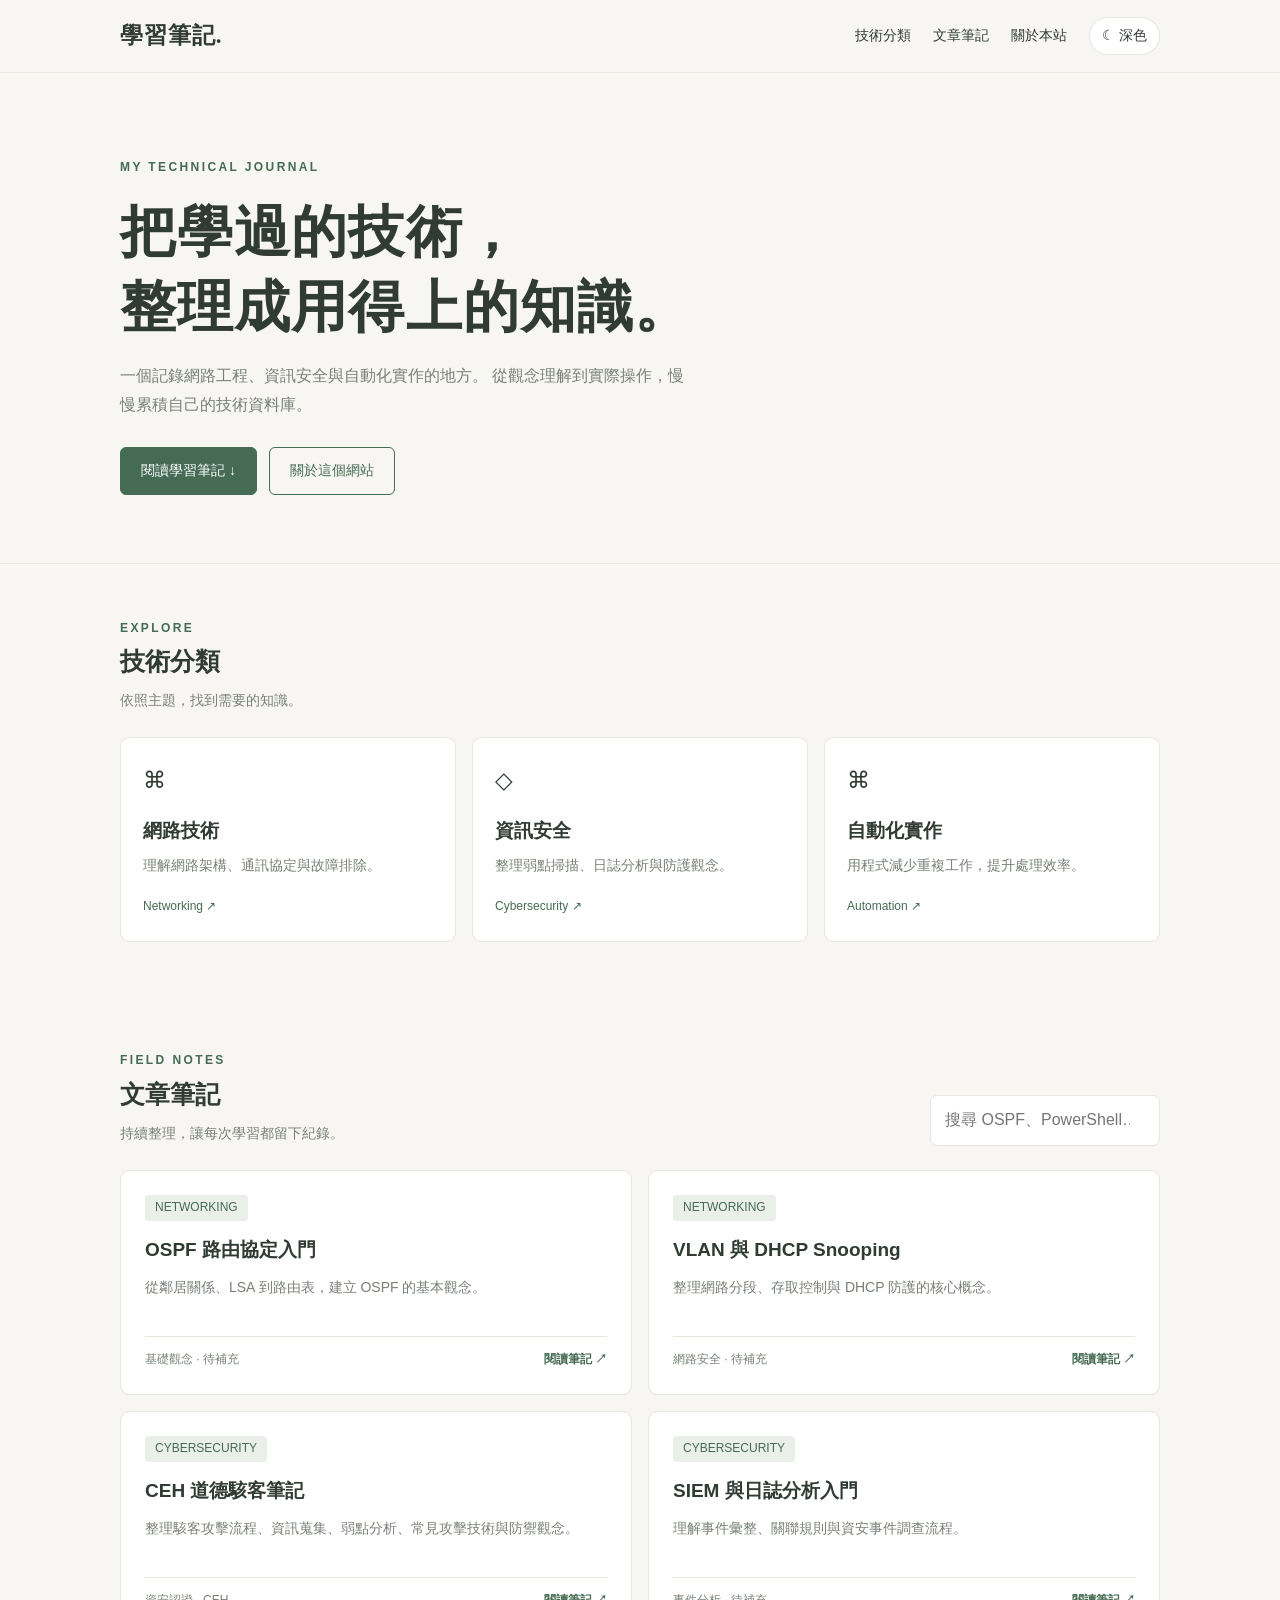
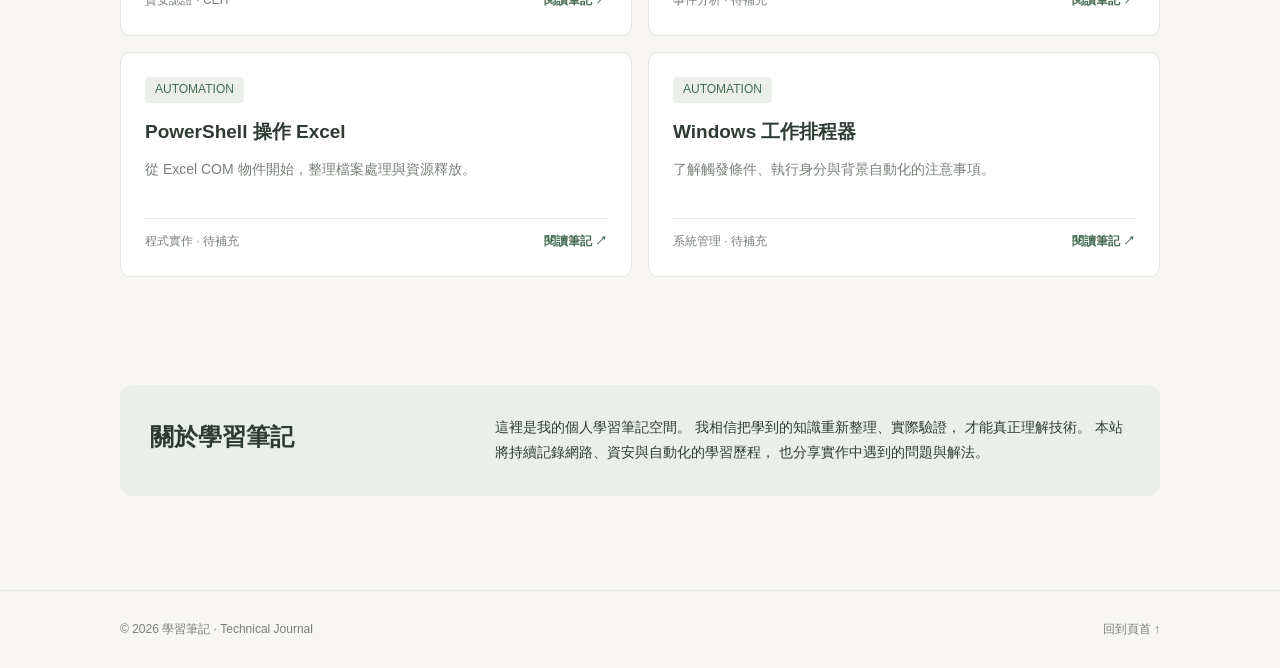
<file: index.html>
<!DOCTYPE html>
<html lang="zh-Hant">
<head>
  <meta charset="UTF-8">
  <meta name="viewport" content="width=device-width, initial-scale=1">
  <meta name="theme-color" content="#f7f6f2">
  <meta name="description" content="整理網路工程、資訊安全與自動化技術的學習筆記。">

  <title>學習筆記 | Technical Journal</title>

  <!-- 載入外部 CSS -->
  <link rel="stylesheet" href="style.css">
</head>

<body>
  <header class="topbar">
    <div class="wrap nav">
      <a class="brand" href="#home">學習筆記.</a>

      <nav class="navlinks" aria-label="主要導覽">
        <a href="#categories">技術分類</a>
        <a href="#articles">文章筆記</a>
        <a href="#about">關於本站</a>
        <button class="theme-btn" id="themeToggle"
          type="button" aria-pressed="false">☾ 深色</button>
      </nav>
    </div>
  </header>

  <main>
    <section class="hero" id="home">
      <div class="wrap">
        <div class="eyebrow">MY TECHNICAL JOURNAL</div>
        <h1>把學過的技術，<br>整理成用得上的知識。</h1>
        <p class="hero-desc">
          一個記錄網路工程、資訊安全與自動化實作的地方。
          從觀念理解到實際操作，慢慢累積自己的技術資料庫。
        </p>
        <div class="hero-actions">
          <a class="btn btn-primary" href="#articles">閱讀學習筆記 ↓</a>
          <a class="btn btn-secondary" href="#about">關於這個網站</a>
        </div>
      </div>
    </section>

    <section class="section" id="categories">
      <div class="wrap">
        <div class="section-head">
          <div>
            <div class="eyebrow">EXPLORE</div>
            <h2>技術分類</h2>
            <p>依照主題，找到需要的知識。</p>
          </div>
        </div>

        <div class="categories">
          <a class="category" href="#articles" data-filter="network">
            <div class="category-icon">⌘</div>
            <h3>網路技術</h3>
            <p>理解網路架構、通訊協定與故障排除。</p>
            <small>Networking ↗</small>
          </a>

          <a class="category" href="#articles" data-filter="security">
            <div class="category-icon">◇</div>
            <h3>資訊安全</h3>
            <p>整理弱點掃描、日誌分析與防護觀念。</p>
            <small>Cybersecurity ↗</small>
          </a>

          <a class="category" href="#articles" data-filter="automation">
            <div class="category-icon">⌘</div>
            <h3>自動化實作</h3>
            <p>用程式減少重複工作，提升處理效率。</p>
            <small>Automation ↗</small>
          </a>
        </div>
      </div>
    </section>

    <section class="section" id="articles">
      <div class="wrap">
        <div class="section-head">
          <div>
            <div class="eyebrow">FIELD NOTES</div>
            <h2>文章筆記</h2>
            <p>持續整理，讓每次學習都留下紀錄。</p>
          </div>

          <label>
            <span hidden>搜尋文章</span>
            <input class="searchbox" id="search"
              type="search"
              placeholder="搜尋 OSPF、PowerShell…"
              aria-label="搜尋文章">
          </label>
        </div>

        <div class="articles" id="articleList">
          <article class="article" data-category="network">
            <span class="tag">NETWORKING</span>
            <h3>OSPF 路由協定入門</h3>
            <p>從鄰居關係、LSA 到路由表，建立 OSPF 的基本觀念。</p>
            <div class="article-foot">
              <span>基礎觀念 · 待補充</span>
              <a href="notes/ospf.html">閱讀筆記 ↗</a>
            </div>
          </article>

          <article class="article" data-category="network">
            <span class="tag">NETWORKING</span>
            <h3>VLAN 與 DHCP Snooping</h3>
            <p>整理網路分段、存取控制與 DHCP 防護的核心概念。</p>
            <div class="article-foot">
              <span>網路安全 · 待補充</span>
              <a href="notes/vlan-dhcp-snooping.html">閱讀筆記 ↗</a>
            </div>
          </article>


          <article class="article" data-category="security">
            <span class="tag">CYBERSECURITY</span>
            <h3>CEH 道德駭客筆記</h3>
            <p>整理駭客攻擊流程、資訊蒐集、弱點分析、常見攻擊技術與防禦觀念。</p>
            <div class="article-foot">
              <span>資安認證 · CEH</span>
              <a href="article/cehv13.html">閱讀筆記 ↗</a>
            </div>
          </article>


          <article class="article" data-category="security">
            <span class="tag">CYBERSECURITY</span>
            <h3>SIEM 與日誌分析入門</h3>
            <p>理解事件彙整、關聯規則與資安事件調查流程。</p>
            <div class="article-foot">
              <span>事件分析 · 待補充</span>
              <a href="notes/siem.html">閱讀筆記 ↗</a>
            </div>
          </article>

          <article class="article" data-category="automation">
            <span class="tag">AUTOMATION</span>
            <h3>PowerShell 操作 Excel</h3>
            <p>從 Excel COM 物件開始，整理檔案處理與資源釋放。</p>
            <div class="article-foot">
              <span>程式實作 · 待補充</span>
              <a href="notes/powershell-excel.html">閱讀筆記 ↗</a>
            </div>
          </article>

          <article class="article" data-category="automation">
            <span class="tag">AUTOMATION</span>
            <h3>Windows 工作排程器</h3>
            <p>了解觸發條件、執行身分與背景自動化的注意事項。</p>
            <div class="article-foot">
              <span>系統管理 · 待補充</span>
              <a href="notes/task-scheduler.html">閱讀筆記 ↗</a>
            </div>
          </article>
        </div>

        <p class="empty" id="emptyMessage">
          找不到符合條件的筆記，試試其他關鍵字。
        </p>
      </div>
    </section>

    <section class="section" id="about">
      <div class="wrap">
        <div class="about">
          <h2>關於學習筆記</h2>
          <p>
            這裡是我的個人學習筆記空間。
            我相信把學到的知識重新整理、實際驗證，
            才能真正理解技術。
            本站將持續記錄網路、資安與自動化的學習歷程，
            也分享實作中遇到的問題與解法。
          </p>
        </div>
      </div>
    </section>
  </main>

  <footer>
    <div class="wrap footer-inner">
      <span>© <span id="year"></span> 學習筆記 · Technical Journal</span>
      <a href="#home">回到頁首 ↑</a>
    </div>
  </footer>

  <script>
    const search = document.getElementById("search");
    const articles = [...document.querySelectorAll(".article")];
    const emptyMessage = document.getElementById("emptyMessage");
    const themeToggle = document.getElementById("themeToggle");

    function filterArticles(category = "all") {
      const keyword = search.value.trim().toLowerCase();
      let visibleCount = 0;

      articles.forEach(article => {
        const matchesCategory =
          category === "all" ||
          article.dataset.category === category;

        const matchesKeyword =
          article.textContent.toLowerCase().includes(keyword);

        const visible = matchesCategory && matchesKeyword;
        article.hidden = !visible;

        if (visible) visibleCount++;
      });

      emptyMessage.style.display =
        visibleCount ? "none" : "block";
    }

    search.addEventListener("input", () => filterArticles());

    document.querySelectorAll("[data-filter]").forEach(link => {
      link.addEventListener("click", () => {
        search.value = "";
        filterArticles(link.dataset.filter);
      });
    });

    themeToggle.addEventListener("click", () => {
      const dark = document.body.classList.toggle("dark");
      themeToggle.textContent = dark ? "☀ 淺色" : "☾ 深色";
      themeToggle.setAttribute("aria-pressed", String(dark));
    });

    document.getElementById("year").textContent =
      new Date().getFullYear();
  </script>
</body>
</html>
</file>
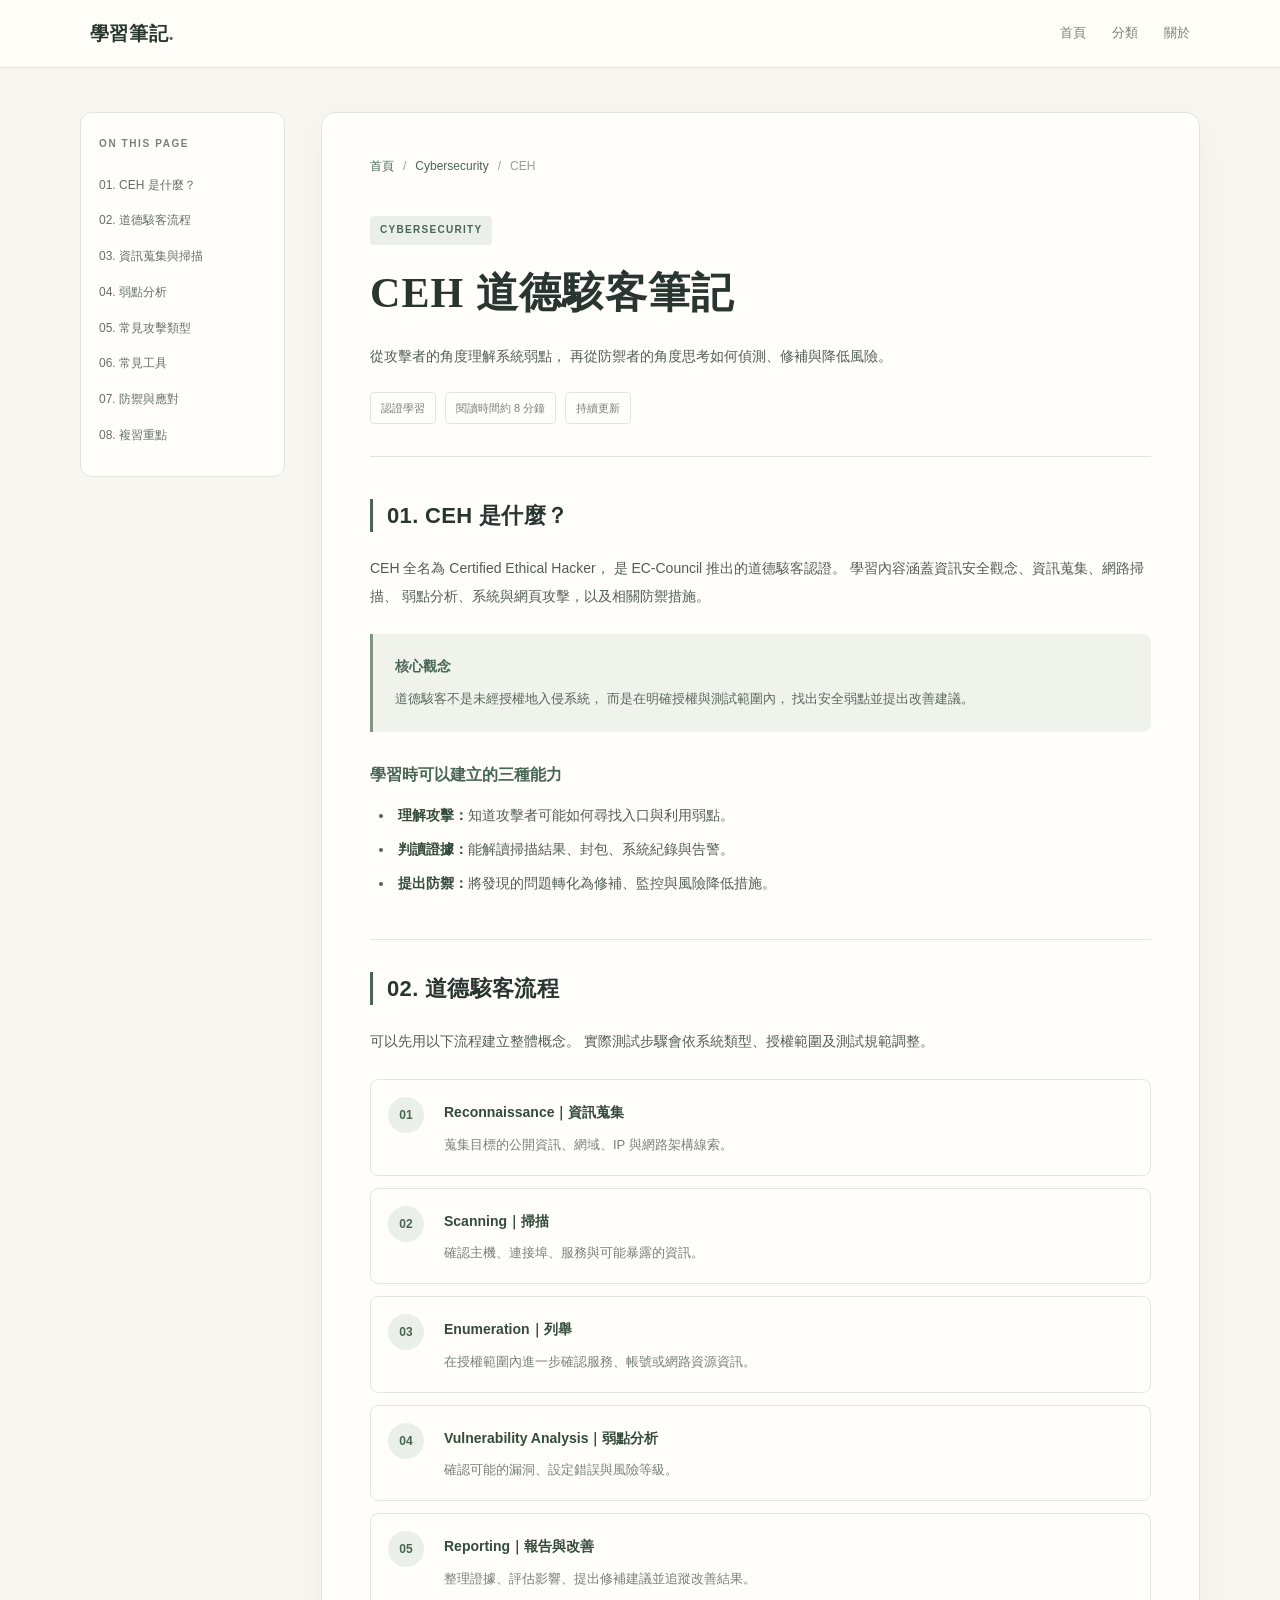
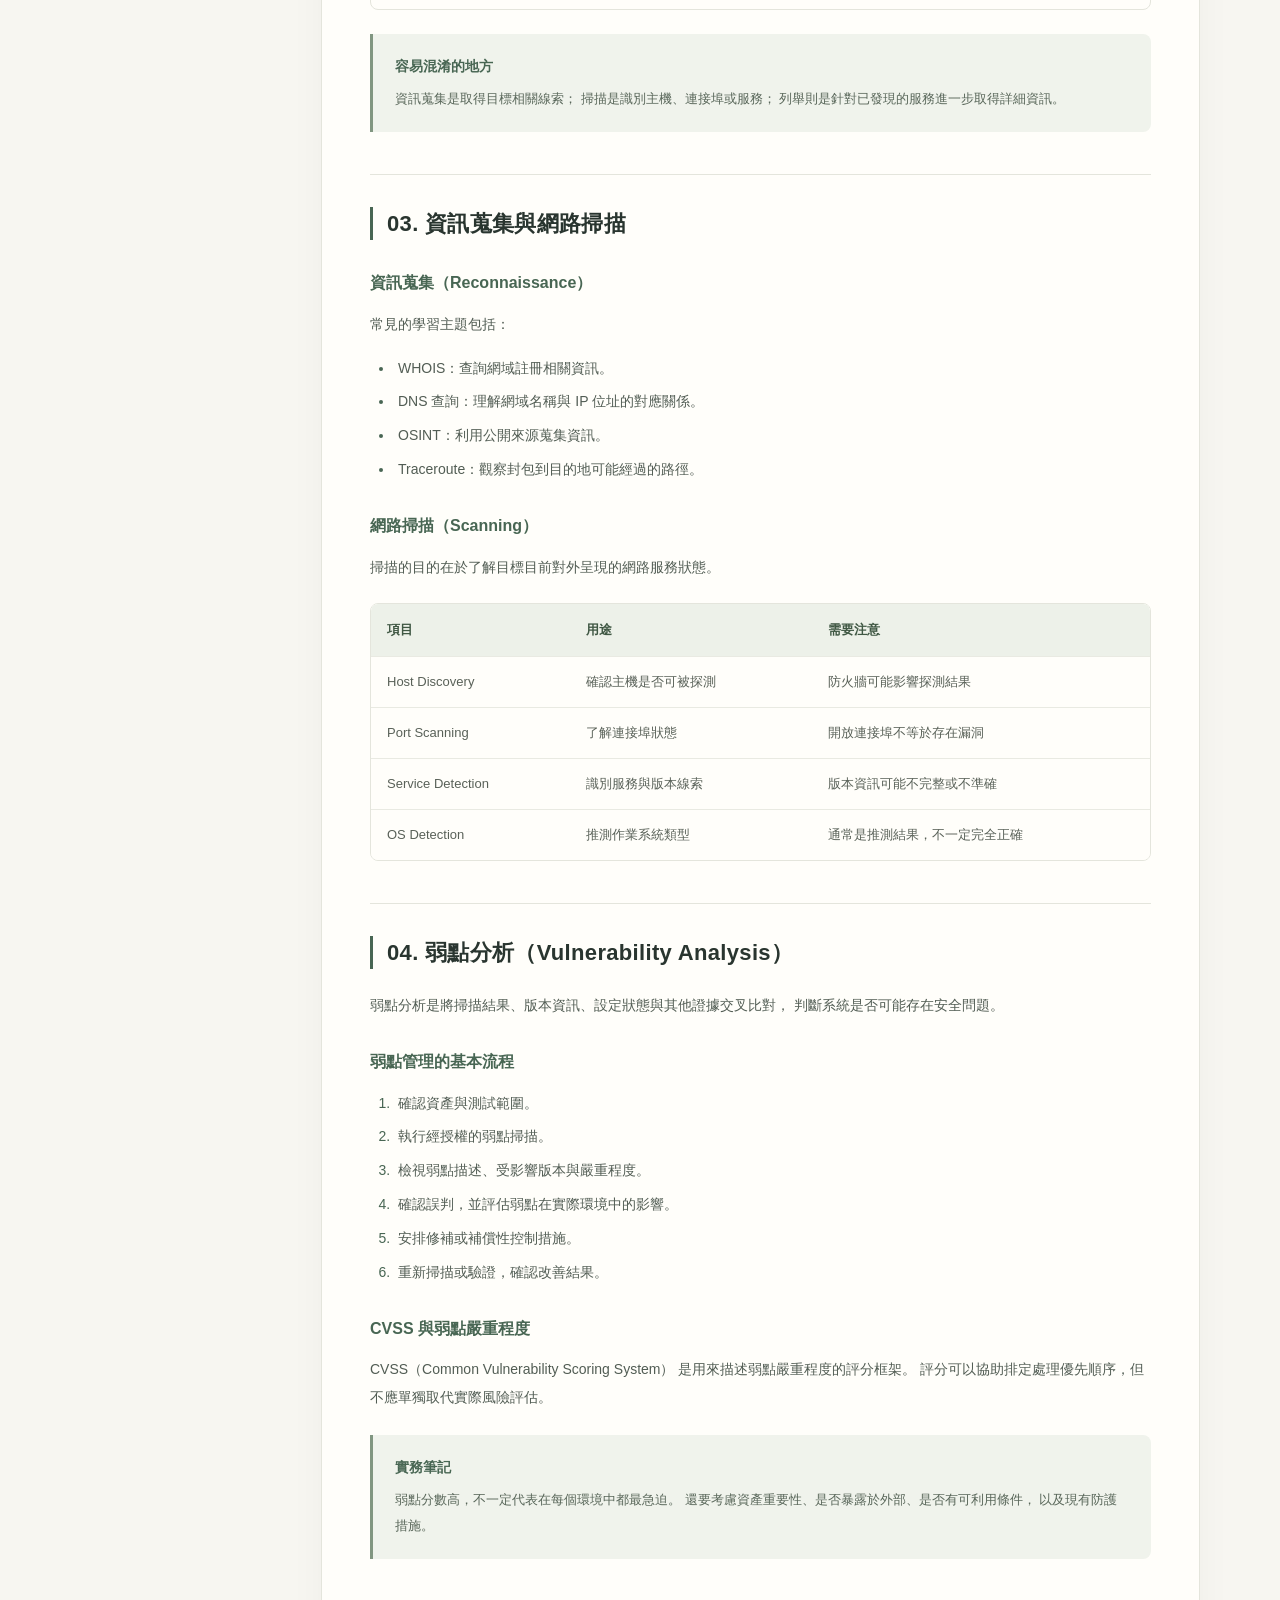
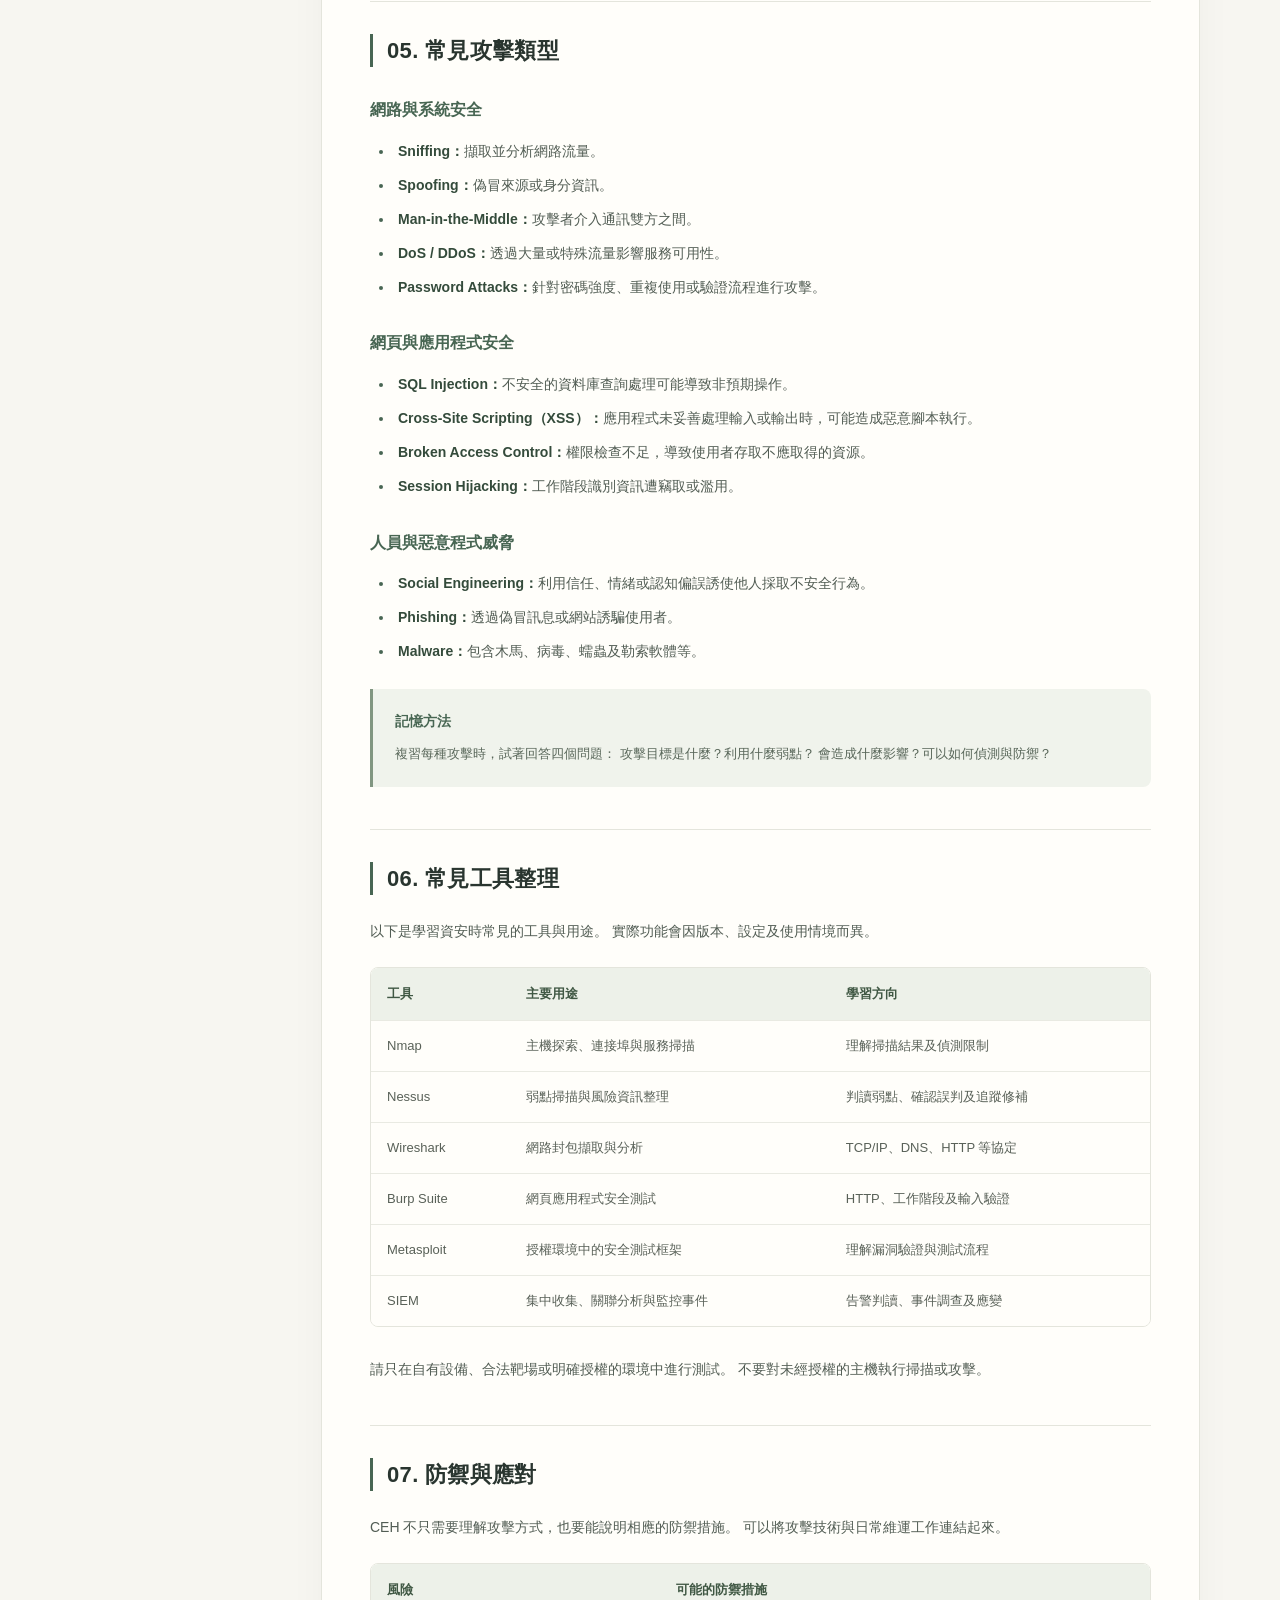
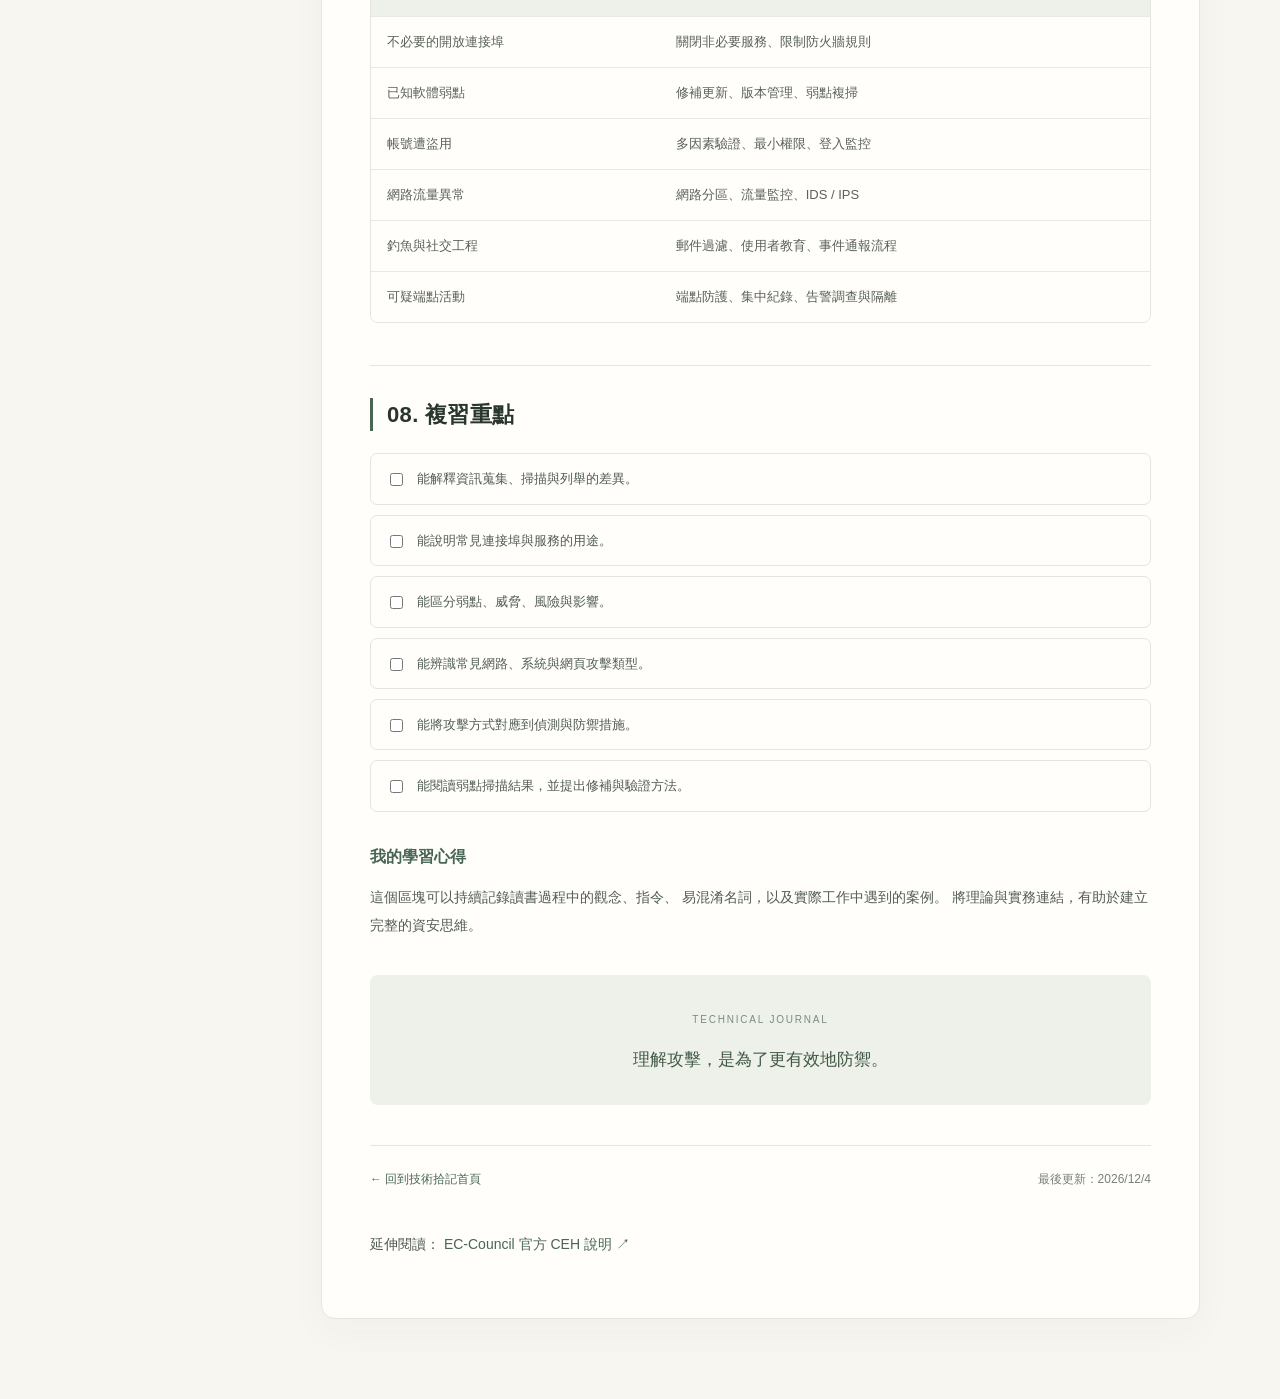
<file: article/cehv13.html>
<!DOCTYPE html>
<html lang="zh-Hant">
<head>
  <meta charset="UTF-8">
  <meta name="viewport" content="width=device-width, initial-scale=1.0">
  <meta name="description" content="CEH 道德駭客認證學習筆記，整理資訊蒐集、網路掃描、弱點分析、常見攻擊與防禦觀念。">
  <title>CEH 道德駭客筆記｜學習筆記</title>
  <link rel="stylesheet" href="../style.css">
</head>

<body class="note-page">

  <header class="note-header">
    <a class="brand" href="../index.html">學習筆記<span>.</span></a>
    <nav>
      <a href="../index.html">首頁</a>
      <a href="../index.html#categories">分類</a>
      <a href="../index.html#about">關於</a>
    </nav>
  </header>

  <main class="note-layout">

    <aside class="note-sidebar">
      <p class="note-sidebar-label">ON THIS PAGE</p>
      <a href="#intro">01. CEH 是什麼？</a>
      <a href="#methodology">02. 道德駭客流程</a>
      <a href="#recon">03. 資訊蒐集與掃描</a>
      <a href="#vulnerability">04. 弱點分析</a>
      <a href="#attacks">05. 常見攻擊類型</a>
      <a href="#tools">06. 常見工具</a>
      <a href="#defense">07. 防禦與應對</a>
      <a href="#review">08. 複習重點</a>
    </aside>

    <article class="note-content">

      <div class="note-breadcrumb">
        <a href="../index.html">首頁</a>
        <span>/</span>
        <a href="../index.html#categories">Cybersecurity</a>
        <span>/</span>
        <span>CEH</span>
      </div>

      <div class="note-hero">
        <span class="tag">CYBERSECURITY</span>
        <h1>CEH 道德駭客筆記</h1>
        <p class="note-lead">
          從攻擊者的角度理解系統弱點，
          再從防禦者的角度思考如何偵測、修補與降低風險。
        </p>
        <div class="note-meta">
          <span>認證學習</span>
          <span>閱讀時間約 8 分鐘</span>
          <span>持續更新</span>
        </div>
      </div>

      <section id="intro">
        <h2>01. CEH 是什麼？</h2>
        <p>
          CEH 全名為 Certified Ethical Hacker，
          是 EC-Council 推出的道德駭客認證。
          學習內容涵蓋資訊安全觀念、資訊蒐集、網路掃描、
          弱點分析、系統與網頁攻擊，以及相關防禦措施。
        </p>

        <div class="note-callout">
          <strong>核心觀念</strong>
          <p>
            道德駭客不是未經授權地入侵系統，
            而是在明確授權與測試範圍內，
            找出安全弱點並提出改善建議。
          </p>
        </div>

        <h3>學習時可以建立的三種能力</h3>
        <ul>
          <li><strong>理解攻擊：</strong>知道攻擊者可能如何尋找入口與利用弱點。</li>
          <li><strong>判讀證據：</strong>能解讀掃描結果、封包、系統紀錄與告警。</li>
          <li><strong>提出防禦：</strong>將發現的問題轉化為修補、監控與風險降低措施。</li>
        </ul>
      </section>

      <section id="methodology">
        <h2>02. 道德駭客流程</h2>
        <p>
          可以先用以下流程建立整體概念。
          實際測試步驟會依系統類型、授權範圍及測試規範調整。
        </p>

        <div class="note-steps">
          <div class="note-step">
            <span>01</span>
            <div>
              <strong>Reconnaissance｜資訊蒐集</strong>
              <p>蒐集目標的公開資訊、網域、IP 與網路架構線索。</p>
            </div>
          </div>

          <div class="note-step">
            <span>02</span>
            <div>
              <strong>Scanning｜掃描</strong>
              <p>確認主機、連接埠、服務與可能暴露的資訊。</p>
            </div>
          </div>

          <div class="note-step">
            <span>03</span>
            <div>
              <strong>Enumeration｜列舉</strong>
              <p>在授權範圍內進一步確認服務、帳號或網路資源資訊。</p>
            </div>
          </div>

          <div class="note-step">
            <span>04</span>
            <div>
              <strong>Vulnerability Analysis｜弱點分析</strong>
              <p>確認可能的漏洞、設定錯誤與風險等級。</p>
            </div>
          </div>

          <div class="note-step">
            <span>05</span>
            <div>
              <strong>Reporting｜報告與改善</strong>
              <p>整理證據、評估影響、提出修補建議並追蹤改善結果。</p>
            </div>
          </div>
        </div>

        <div class="note-callout">
          <strong>容易混淆的地方</strong>
          <p>
            資訊蒐集是取得目標相關線索；
            掃描是識別主機、連接埠或服務；
            列舉則是針對已發現的服務進一步取得詳細資訊。
          </p>
        </div>
      </section>

      <section id="recon">
        <h2>03. 資訊蒐集與網路掃描</h2>

        <h3>資訊蒐集（Reconnaissance）</h3>
        <p>常見的學習主題包括：</p>
        <ul>
          <li>WHOIS：查詢網域註冊相關資訊。</li>
          <li>DNS 查詢：理解網域名稱與 IP 位址的對應關係。</li>
          <li>OSINT：利用公開來源蒐集資訊。</li>
          <li>Traceroute：觀察封包到目的地可能經過的路徑。</li>
        </ul>

        <h3>網路掃描（Scanning）</h3>
        <p>掃描的目的在於了解目標目前對外呈現的網路服務狀態。</p>

        <div class="note-table-wrap">
          <table>
            <thead>
              <tr>
                <th>項目</th>
                <th>用途</th>
                <th>需要注意</th>
              </tr>
            </thead>
            <tbody>
              <tr>
                <td>Host Discovery</td>
                <td>確認主機是否可被探測</td>
                <td>防火牆可能影響探測結果</td>
              </tr>
              <tr>
                <td>Port Scanning</td>
                <td>了解連接埠狀態</td>
                <td>開放連接埠不等於存在漏洞</td>
              </tr>
              <tr>
                <td>Service Detection</td>
                <td>識別服務與版本線索</td>
                <td>版本資訊可能不完整或不準確</td>
              </tr>
              <tr>
                <td>OS Detection</td>
                <td>推測作業系統類型</td>
                <td>通常是推測結果，不一定完全正確</td>
              </tr>
            </tbody>
          </table>
        </div>
      </section>

      <section id="vulnerability">
        <h2>04. 弱點分析（Vulnerability Analysis）</h2>
        <p>
          弱點分析是將掃描結果、版本資訊、設定狀態與其他證據交叉比對，
          判斷系統是否可能存在安全問題。
        </p>

        <h3>弱點管理的基本流程</h3>
        <ol>
          <li>確認資產與測試範圍。</li>
          <li>執行經授權的弱點掃描。</li>
          <li>檢視弱點描述、受影響版本與嚴重程度。</li>
          <li>確認誤判，並評估弱點在實際環境中的影響。</li>
          <li>安排修補或補償性控制措施。</li>
          <li>重新掃描或驗證，確認改善結果。</li>
        </ol>

        <h3>CVSS 與弱點嚴重程度</h3>
        <p>
          CVSS（Common Vulnerability Scoring System）
          是用來描述弱點嚴重程度的評分框架。
          評分可以協助排定處理優先順序，但不應單獨取代實際風險評估。
        </p>

        <div class="note-callout">
          <strong>實務筆記</strong>
          <p>
            弱點分數高，不一定代表在每個環境中都最急迫。
            還要考慮資產重要性、是否暴露於外部、是否有可利用條件，
            以及現有防護措施。
          </p>
        </div>
      </section>

      <section id="attacks">
        <h2>05. 常見攻擊類型</h2>

        <h3>網路與系統安全</h3>
        <ul>
          <li><strong>Sniffing：</strong>擷取並分析網路流量。</li>
          <li><strong>Spoofing：</strong>偽冒來源或身分資訊。</li>
          <li><strong>Man-in-the-Middle：</strong>攻擊者介入通訊雙方之間。</li>
          <li><strong>DoS / DDoS：</strong>透過大量或特殊流量影響服務可用性。</li>
          <li><strong>Password Attacks：</strong>針對密碼強度、重複使用或驗證流程進行攻擊。</li>
        </ul>

        <h3>網頁與應用程式安全</h3>
        <ul>
          <li><strong>SQL Injection：</strong>不安全的資料庫查詢處理可能導致非預期操作。</li>
          <li><strong>Cross-Site Scripting（XSS）：</strong>應用程式未妥善處理輸入或輸出時，可能造成惡意腳本執行。</li>
          <li><strong>Broken Access Control：</strong>權限檢查不足，導致使用者存取不應取得的資源。</li>
          <li><strong>Session Hijacking：</strong>工作階段識別資訊遭竊取或濫用。</li>
        </ul>

        <h3>人員與惡意程式威脅</h3>
        <ul>
          <li><strong>Social Engineering：</strong>利用信任、情緒或認知偏誤誘使他人採取不安全行為。</li>
          <li><strong>Phishing：</strong>透過偽冒訊息或網站誘騙使用者。</li>
          <li><strong>Malware：</strong>包含木馬、病毒、蠕蟲及勒索軟體等。</li>
        </ul>

        <div class="note-callout">
          <strong>記憶方法</strong>
          <p>
            複習每種攻擊時，試著回答四個問題：
            攻擊目標是什麼？利用什麼弱點？
            會造成什麼影響？可以如何偵測與防禦？
          </p>
        </div>
      </section>

      <section id="tools">
        <h2>06. 常見工具整理</h2>
        <p>
          以下是學習資安時常見的工具與用途。
          實際功能會因版本、設定及使用情境而異。
        </p>

        <div class="note-table-wrap">
          <table>
            <thead>
              <tr>
                <th>工具</th>
                <th>主要用途</th>
                <th>學習方向</th>
              </tr>
            </thead>
            <tbody>
              <tr>
                <td>Nmap</td>
                <td>主機探索、連接埠與服務掃描</td>
                <td>理解掃描結果及偵測限制</td>
              </tr>
              <tr>
                <td>Nessus</td>
                <td>弱點掃描與風險資訊整理</td>
                <td>判讀弱點、確認誤判及追蹤修補</td>
              </tr>
              <tr>
                <td>Wireshark</td>
                <td>網路封包擷取與分析</td>
                <td>TCP/IP、DNS、HTTP 等協定</td>
              </tr>
              <tr>
                <td>Burp Suite</td>
                <td>網頁應用程式安全測試</td>
                <td>HTTP、工作階段及輸入驗證</td>
              </tr>
              <tr>
                <td>Metasploit</td>
                <td>授權環境中的安全測試框架</td>
                <td>理解漏洞驗證與測試流程</td>
              </tr>
              <tr>
                <td>SIEM</td>
                <td>集中收集、關聯分析與監控事件</td>
                <td>告警判讀、事件調查及應變</td>
              </tr>
            </tbody>
          </table>
        </div>

        <p class="note-small">
          請只在自有設備、合法靶場或明確授權的環境中進行測試。
          不要對未經授權的主機執行掃描或攻擊。
        </p>
      </section>

      <section id="defense">
        <h2>07. 防禦與應對</h2>
        <p>
          CEH 不只需要理解攻擊方式，也要能說明相應的防禦措施。
          可以將攻擊技術與日常維運工作連結起來。
        </p>

        <div class="note-table-wrap">
          <table>
            <thead>
              <tr>
                <th>風險</th>
                <th>可能的防禦措施</th>
              </tr>
            </thead>
            <tbody>
              <tr>
                <td>不必要的開放連接埠</td>
                <td>關閉非必要服務、限制防火牆規則</td>
              </tr>
              <tr>
                <td>已知軟體弱點</td>
                <td>修補更新、版本管理、弱點複掃</td>
              </tr>
              <tr>
                <td>帳號遭盜用</td>
                <td>多因素驗證、最小權限、登入監控</td>
              </tr>
              <tr>
                <td>網路流量異常</td>
                <td>網路分區、流量監控、IDS / IPS</td>
              </tr>
              <tr>
                <td>釣魚與社交工程</td>
                <td>郵件過濾、使用者教育、事件通報流程</td>
              </tr>
              <tr>
                <td>可疑端點活動</td>
                <td>端點防護、集中紀錄、告警調查與隔離</td>
              </tr>
            </tbody>
          </table>
        </div>
      </section>

      <section id="review">
        <h2>08. 複習重點</h2>

        <div class="note-checklist">
          <label>
            <input type="checkbox">
            <span>能解釋資訊蒐集、掃描與列舉的差異。</span>
          </label>

          <label>
            <input type="checkbox">
            <span>能說明常見連接埠與服務的用途。</span>
          </label>

          <label>
            <input type="checkbox">
            <span>能區分弱點、威脅、風險與影響。</span>
          </label>

          <label>
            <input type="checkbox">
            <span>能辨識常見網路、系統與網頁攻擊類型。</span>
          </label>

          <label>
            <input type="checkbox">
            <span>能將攻擊方式對應到偵測與防禦措施。</span>
          </label>

          <label>
            <input type="checkbox">
            <span>能閱讀弱點掃描結果，並提出修補與驗證方法。</span>
          </label>
        </div>

        <h3>我的學習心得</h3>
        <p>
          這個區塊可以持續記錄讀書過程中的觀念、指令、
          易混淆名詞，以及實際工作中遇到的案例。
          將理論與實務連結，有助於建立完整的資安思維。
        </p>

        <div class="note-end">
          <span>TECHNICAL JOURNAL</span>
          <p>理解攻擊，是為了更有效地防禦。</p>
        </div>
      </section>

      <footer class="note-footer">
        <a href="../index.html">← 回到技術拾記首頁</a>
        <span>最後更新：<time id="updated"></time></span>
      </footer>

      <p class="note-small">
        延伸閱讀：
        <a href="https://www.eccouncil.org/train-certify/certified-ethical-hacker-ceh/"
           target="_blank" rel="noopener noreferrer">
          EC-Council 官方 CEH 說明 ↗
        </a>
      </p>

    </article>
  </main>

  <script>
    document.getElementById("updated").textContent =
      new Date().toLocaleDateString("zh-TW");
  </script>

</body>
</html>
</file>
<file: style.css>
/* =========================
   1. 全站色彩與基本設定
   ========================= */

:root {
  color-scheme: light;
  --bg: #f7f6f2;
  --surface: #ffffff;
  --text: #303b34;
  --muted: #788078;
  --accent: #456b54;
  --border: #e6e7df;
  --soft: #eaf0e9;
}

body.dark {
  color-scheme: dark;
  --bg: #1d2420;
  --surface: #28312b;
  --text: #e7ece6;
  --muted: #b1bcb2;
  --accent: #a8c9ad;
  --border: #414a42;
  --soft: #344438;
}

* {
  box-sizing: border-box;
}

html {
  scroll-behavior: smooth;
}

body {
  margin: 0;
  background: var(--bg);
  color: var(--text);
  font-family: -apple-system, BlinkMacSystemFont,
    "Segoe UI", "Noto Sans TC", sans-serif;
  line-height: 1.8;
  transition: background .2s, color .2s;
}

a {
  color: inherit;
  text-decoration: none;
}

a:focus-visible,
button:focus-visible,
input:focus-visible {
  outline: 2px solid var(--accent);
  outline-offset: 4px;
}

button,
input {
  font: inherit;
}

button {
  cursor: pointer;
}

.wrap {
  width: min(1040px, calc(100% - 40px));
  margin: auto;
}

/* =========================
   2. 導覽列
   ========================= */

.topbar {
  border-bottom: 1px solid var(--border);
  background: var(--bg);
}

.nav {
  min-height: 72px;
  display: flex;
  align-items: center;
  justify-content: space-between;
  gap: 20px;
}

.brand {
  font-family: Georgia, serif;
  font-size: 23px;
  font-weight: 700;
  letter-spacing: .04em;
}

.navlinks {
  display: flex;
  align-items: center;
  gap: 22px;
  font-size: 14px;
}

.navlinks a:hover {
  color: var(--accent);
}

.theme-btn {
  background: var(--surface);
  color: var(--text);
  border: 1px solid var(--border);
  border-radius: 50px;
  padding: 5px 12px;
}

/* =========================
   3. 首頁主視覺
   ========================= */

.hero {
  padding: 84px 0 68px;
  border-bottom: 1px solid var(--border);
}

.eyebrow {
  color: var(--accent);
  font-size: 12px;
  letter-spacing: .2em;
  font-weight: 700;
}

h1,
h2,
h3,
p {
  margin-top: 0;
}

h1 {
  max-width: 700px;
  margin: 16px 0;
  font-family: Georgia, "Noto Serif TC", serif;
  font-size: clamp(34px, 6vw, 56px);
  line-height: 1.35;
  letter-spacing: .02em;
}

.hero-desc {
  max-width: 570px;
  color: var(--muted);
  font-size: 16px;
}

.hero-actions {
  display: flex;
  flex-wrap: wrap;
  gap: 12px;
  margin-top: 28px;
}

.btn {
  display: inline-block;
  padding: 10px 20px;
  border-radius: 6px;
  font-size: 14px;
  border: 1px solid var(--accent);
}

.btn-primary {
  background: var(--accent);
  color: #fff;
}

body.dark .btn-primary {
  color: #1d2420;
}

.btn-secondary {
  color: var(--accent);
}

/* =========================
   4. 區塊標題
   ========================= */

.section {
  padding: 54px 0;
}

.section-head {
  display: flex;
  align-items: end;
  justify-content: space-between;
  gap: 20px;
  margin-bottom: 24px;
}

.section-head h2 {
  font-size: 25px;
  margin-bottom: 4px;
}

.section-head p {
  color: var(--muted);
  margin-bottom: 0;
  font-size: 14px;
}

/* =========================
   5. 技術分類卡片
   ========================= */

.categories {
  display: grid;
  grid-template-columns: repeat(3, minmax(0, 1fr));
  gap: 16px;
}

.category {
  background: var(--surface);
  border: 1px solid var(--border);
  border-radius: 10px;
  padding: 22px;
  transition: transform .2s, border-color .2s;
}

.category:hover {
  transform: translateY(-3px);
  border-color: var(--accent);
}

.category-icon {
  font-size: 23px;
  margin-bottom: 12px;
}

.category h3 {
  margin-bottom: 6px;
}

.category p {
  color: var(--muted);
  font-size: 14px;
  margin-bottom: 12px;
}

.category small {
  color: var(--accent);
  font-size: 12px;
}

/* =========================
   6. 搜尋框
   ========================= */

.searchbox {
  width: min(340px, 100%);
  padding: 10px 14px;
  border: 1px solid var(--border);
  border-radius: 7px;
  background: var(--surface);
  color: var(--text);
}

/* =========================
   7. 文章卡片
   ========================= */

.articles {
  display: grid;
  grid-template-columns: repeat(2, minmax(0, 1fr));
  gap: 16px;
}

.article {
  background: var(--surface);
  border: 1px solid var(--border);
  border-radius: 10px;
  padding: 24px;
  display: flex;
  flex-direction: column;
  min-height: 225px;
}

.article[hidden] {
  display: none;
}

.tag {
  color: var(--accent);
  background: var(--soft);
  display: inline-block;
  width: fit-content;
  padding: 2px 10px;
  border-radius: 4px;
  font-size: 12px;
  margin-bottom: 12px;
}

.article h3 {
  font-size: 19px;
  margin-bottom: 8px;
}

.article p {
  color: var(--muted);
  font-size: 14px;
  margin-bottom: 18px;
}

.article-foot {
  margin-top: auto;
  padding-top: 12px;
  border-top: 1px solid var(--border);
  display: flex;
  justify-content: space-between;
  gap: 10px;
  color: var(--muted);
  font-size: 12px;
}

.article-foot a {
  color: var(--accent);
  font-weight: 600;
}

.empty {
  display: none;
  color: var(--muted);
  padding: 20px 0;
}

/* =========================
   8. 關於本站
   ========================= */

.about {
  background: var(--soft);
  border-radius: 12px;
  padding: 30px;
  display: grid;
  grid-template-columns: 1fr 2fr;
  gap: 28px;
}

.about h2 {
  margin-bottom: 0;
}

.about p {
  margin-bottom: 0;
  font-size: 14px;
}

/* =========================
   9. 頁尾
   ========================= */

footer {
  margin-top: 40px;
  border-top: 1px solid var(--border);
  padding: 28px 0;
  color: var(--muted);
  font-size: 12px;
}

.footer-inner {
  display: flex;
  justify-content: space-between;
  flex-wrap: wrap;
  gap: 12px;
}

/* =========================
   10. 手機版響應式設計
   ========================= */

@media (max-width: 680px) {
  .wrap {
    width: calc(100% - 32px);
  }

  .nav {
    min-height: 64px;
    flex-wrap: wrap;
    padding: 12px 0;
  }

  .navlinks {
    gap: 12px;
    font-size: 12px;
  }

  .brand {
    font-size: 20px;
  }

  .hero {
    padding: 56px 0 48px;
  }

  .categories,
  .articles {
    grid-template-columns: 1fr;
  }

  .section {
    padding: 40px 0;
  }

  .section-head {
    align-items: stretch;
    flex-direction: column;
  }

  .searchbox {
    width: 100%;
  }

  .about {
    grid-template-columns: 1fr;
    gap: 12px;
    padding: 22px;
  }
}


/* ========================================
   CEH Article Page — Japanese Technical Journal
   只調整文章頁面，不影響首頁
======================================== */

body.note-page {
  --note-bg: #f7f6f1;
  --note-paper: #fffefa;
  --note-text: #29352f;
  --note-muted: #788078;
  --note-green: #486653;
  --note-green-light: #eaf0e9;
  --note-border: #e4e5dc;

  margin: 0;
  background: var(--note-bg);
  color: var(--note-text);
  font-family:
    -apple-system, BlinkMacSystemFont,
    "Noto Sans TC", "Microsoft JhengHei", sans-serif;
  line-height: 1.85;
}

/* 頂部導覽 */

.note-page .note-header {
  min-height: 68px;
  padding: 0 7%;
  display: flex;
  align-items: center;
  justify-content: space-between;
  gap: 24px;
  background: rgba(255, 254, 250, 0.96);
  border-bottom: 1px solid var(--note-border);
}

.note-page .note-header .brand {
  color: var(--note-text);
  text-decoration: none;
  font-size: 19px;
  font-weight: 750;
  letter-spacing: 0.04em;
}

.note-page .note-header .brand span {
  color: var(--note-green);
}

.note-page .note-header nav {
  display: flex;
  align-items: center;
  gap: 26px;
}

.note-page .note-header nav a {
  color: var(--note-muted);
  text-decoration: none;
  font-size: 13px;
  transition: color 0.2s ease;
}

.note-page .note-header nav a:hover {
  color: var(--note-green);
}

/* 主版面 */

.note-page .note-layout {
  width: min(1120px, calc(100% - 48px));
  margin: 44px auto 80px;
  display: grid;
  grid-template-columns: 205px minmax(0, 1fr);
  align-items: start;
  gap: 52px;
}

/* 左側目錄 */

.note-page .note-sidebar {
  position: sticky;
  top: 28px;
  padding: 22px 18px;
  background: var(--note-paper);
  border: 1px solid var(--note-border);
  border-radius: 12px;
}

.note-page .note-sidebar-label {
  margin: 0 0 14px;
  color: var(--note-muted);
  font-size: 10px;
  font-weight: 700;
  letter-spacing: 0.16em;
}

.note-page .note-sidebar a {
  display: block;
  margin: 0 -8px;
  padding: 8px;
  border-radius: 6px;
  color: #657067;
  font-size: 12px;
  line-height: 1.65;
  text-decoration: none;
  transition: background 0.2s ease, color 0.2s ease;
}

.note-page .note-sidebar a:hover {
  background: var(--note-green-light);
  color: var(--note-green);
}

/* 文章紙張 */

.note-page .note-content {
  min-width: 0;
  padding: 42px 48px;
  background: var(--note-paper);
  border: 1px solid var(--note-border);
  border-radius: 14px;
  box-shadow: 0 12px 38px rgba(49, 57, 45, 0.035);
}

/* 麵包屑 */

.note-page .note-breadcrumb {
  display: flex;
  flex-wrap: wrap;
  gap: 9px;
  margin-bottom: 36px;
  color: #9a9e96;
  font-size: 12px;
}

.note-page .note-breadcrumb a {
  color: var(--note-green);
  text-decoration: none;
}

.note-page .note-breadcrumb a:hover {
  text-decoration: underline;
}

/* 文章標題區 */

.note-page .note-hero {
  padding: 0 0 32px;
  border-bottom: 1px solid var(--note-border);
}

.note-page .note-hero .tag {
  display: inline-block;
  margin-bottom: 18px;
  padding: 5px 10px;
  border-radius: 4px;
  background: var(--note-green-light);
  color: var(--note-green);
  font-size: 10px;
  font-weight: 750;
  letter-spacing: 0.13em;
}

.note-page .note-hero h1 {
  margin: 0 0 18px;
  color: var(--note-text);
  font-family: "Noto Serif TC", "Songti TC", serif;
  font-size: clamp(30px, 4vw, 42px);
  font-weight: 650;
  line-height: 1.45;
  letter-spacing: 0.025em;
}

.note-page .note-lead {
  max-width: 620px;
  margin: 0;
  color: #6e776e;
  font-size: 15px;
  line-height: 2;
}

.note-page .note-meta {
  display: flex;
  flex-wrap: wrap;
  gap: 9px;
  margin-top: 22px;
}

.note-page .note-meta span {
  padding: 5px 10px;
  border: 1px solid var(--note-border);
  border-radius: 4px;
  color: var(--note-muted);
  font-size: 11px;
}

/* 文章區塊 */

.note-page .note-content section {
  margin-top: 42px;
  scroll-margin-top: 24px;
}

.note-page .note-content section + section {
  padding-top: 32px;
  border-top: 1px solid var(--note-border);
}

.note-page .note-content h2 {
  margin: 0 0 22px;
  padding-left: 14px;
  border-left: 3px solid var(--note-green);
  color: var(--note-text);
  font-size: 22px;
  font-weight: 720;
  line-height: 1.5;
  letter-spacing: 0.015em;
}

.note-page .note-content h3 {
  margin: 28px 0 12px;
  color: var(--note-green);
  font-size: 16px;
  font-weight: 700;
}

.note-page .note-content p {
  margin: 12px 0 18px;
  color: #525d54;
  font-size: 14px;
  line-height: 2;
}

.note-page .note-content ul,
.note-page .note-content ol {
  padding-left: 24px;
  margin: 14px 0 24px;
  color: #525d54;
  font-size: 14px;
}

.note-page .note-content li {
  padding-left: 4px;
  margin: 8px 0;
}

.note-page .note-content li::marker {
  color: var(--note-green);
}

.note-page .note-content strong {
  color: #344b3b;
}

/* 柔和的重點提示框 */

.note-page .note-callout {
  margin: 24px 0;
  padding: 20px 22px;
  background: #f0f3ec;
  border: 0;
  border-left: 3px solid #819681;
  border-radius: 0 8px 8px 0;
}

.note-page .note-callout strong {
  display: block;
  margin-bottom: 6px;
  color: var(--note-green);
  font-size: 14px;
}

.note-page .note-callout p {
  margin: 0;
  color: #59675a;
  font-size: 13px;
}

/* 學習流程 */

.note-page .note-steps {
  display: grid;
  gap: 12px;
  margin: 24px 0;
}

.note-page .note-step {
  display: grid;
  grid-template-columns: 42px minmax(0, 1fr);
  gap: 14px;
  padding: 17px;
  border: 1px solid var(--note-border);
  border-radius: 8px;
  background: #fffefa;
}

.note-page .note-step > span {
  display: grid;
  width: 36px;
  height: 36px;
  place-items: center;
  border-radius: 50%;
  background: var(--note-green-light);
  color: var(--note-green);
  font-size: 12px;
  font-weight: 750;
}

.note-page .note-step strong {
  font-size: 14px;
}

.note-page .note-step p {
  margin: 5px 0 0;
  color: var(--note-muted);
  font-size: 13px;
}

/* 表格：外層可橫向捲動 */

.note-page .note-table-wrap {
  width: 100%;
  margin: 22px 0 28px;
  overflow-x: auto;
  border: 1px solid var(--note-border);
  border-radius: 8px;
}

.note-page .note-content table {
  width: 100%;
  min-width: 420px;
  border-collapse: collapse;
  background: #fffefa;
  font-size: 13px;
  text-align: left;
}

.note-page .note-content th {
  padding: 14px 16px;
  background: #edf1e9;
  color: #405844;
  font-weight: 700;
  white-space: nowrap;
}

.note-page .note-content td {
  padding: 13px 16px;
  border-top: 1px solid #e9eae2;
  color: #596158;
  vertical-align: top;
}

.note-page .note-content tbody tr:hover {
  background: #f8f8f2;
}

/* 複習清單 */

.note-page .note-checklist {
  display: grid;
  gap: 10px;
  margin: 22px 0 30px;
}

.note-page .note-checklist label {
  display: flex;
  align-items: flex-start;
  gap: 11px;
  padding: 13px 15px;
  border: 1px solid var(--note-border);
  border-radius: 7px;
  background: #fffefa;
  color: #515d53;
  font-size: 13px;
  line-height: 1.8;
  cursor: pointer;
}

.note-page .note-checklist input {
  flex: 0 0 auto;
  margin-top: 6px;
  accent-color: var(--note-green);
}

.note-page .note-checklist label:has(input:checked) {
  background: #f0f3ec;
  color: #7a8379;
}

/* 結尾 */

.note-page .note-end {
  margin: 36px 0 20px;
  padding: 28px 20px;
  background: #edf1e9;
  border-radius: 8px;
  text-align: center;
}

.note-page .note-end span {
  color: #7d8c7e;
  font-size: 10px;
  letter-spacing: 0.18em;
}

.note-page .note-end p {
  margin: 10px 0 0;
  color: #405844;
  font-family: "Noto Serif TC", "Songti TC", serif;
  font-size: 17px;
}

.note-page .note-footer {
  display: flex;
  flex-wrap: wrap;
  justify-content: space-between;
  gap: 12px;
  margin-top: 40px;
  padding-top: 22px;
  border-top: 1px solid var(--note-border);
  font-size: 12px;
}

.note-page .note-footer a,
.note-page .note-small a {
  color: var(--note-green);
  text-decoration: none;
}

.note-page .note-footer a:hover,
.note-page .note-small a:hover {
  text-decoration: underline;
}

.note-page .note-footer span,
.note-page .note-small {
  color: var(--note-muted);
  font-size: 12px;
}

.note-page .note-small {
  margin-top: 22px;
  line-height: 1.9;
}

/* 手機版 */

@media (max-width: 800px) {
  .note-page .note-header {
    padding: 16px 22px;
  }

  .note-page .note-header nav {
    gap: 14px;
  }

  .note-page .note-layout {
    width: min(100% - 28px, 640px);
    margin: 22px auto 48px;
    grid-template-columns: minmax(0, 1fr);
    gap: 18px;
  }

  .note-page .note-sidebar {
    position: static;
    padding: 14px;
  }

  .note-page .note-sidebar-label {
    margin-bottom: 8px;
  }

  .note-page .note-sidebar a {
    display: inline-block;
    margin: 3px 2px;
    padding: 6px 9px;
    background: #f5f5ef;
  }

  .note-page .note-content {
    padding: 26px 22px;
  }

  .note-page .note-breadcrumb {
    margin-bottom: 26px;
  }

  .note-page .note-content section {
    margin-top: 32px;
  }
}

@media (max-width: 480px) {
  .note-page .note-header {
    align-items: flex-start;
    flex-direction: column;
    gap: 10px;
  }

  .note-page .note-header nav {
    flex-wrap: wrap;
  }

  .note-page .note-layout {
    width: calc(100% - 20px);
  }

  .note-page .note-content {
    padding: 22px 16px;
  }

  .note-page .note-hero h1 {
    font-size: 29px;
  }

  .note-page .note-content h2 {
    font-size: 19px;
  }

  .note-page .note-step {
    grid-template-columns: 34px minmax(0, 1fr);
    gap: 10px;
    padding: 13px;
  }

  .note-page .note-step > span {
    width: 30px;
    height: 30px;
  }
}


/* CEH 文章頁面：整體置中修正 */
body.note-page {
  width: 100%;
  overflow-x: hidden;
}

.note-page .note-header {
  box-sizing: border-box;
  width: 100%;
}

.note-page .note-layout {
  box-sizing: border-box;
  width: calc(100% - 64px);
  max-width: 1120px;
  margin: 44px auto 80px;
  grid-template-columns: 205px minmax(0, 1fr);
  gap: 36px;
}

.note-page .note-content {
  box-sizing: border-box;
  width: 100%;
  min-width: 0;
}

/* 平板與手機 */
@media (max-width: 800px) {
  .note-page .note-layout {
    width: calc(100% - 32px);
    margin: 24px auto 48px;
    grid-template-columns: minmax(0, 1fr);
    gap: 20px;
  }
}
</file>
